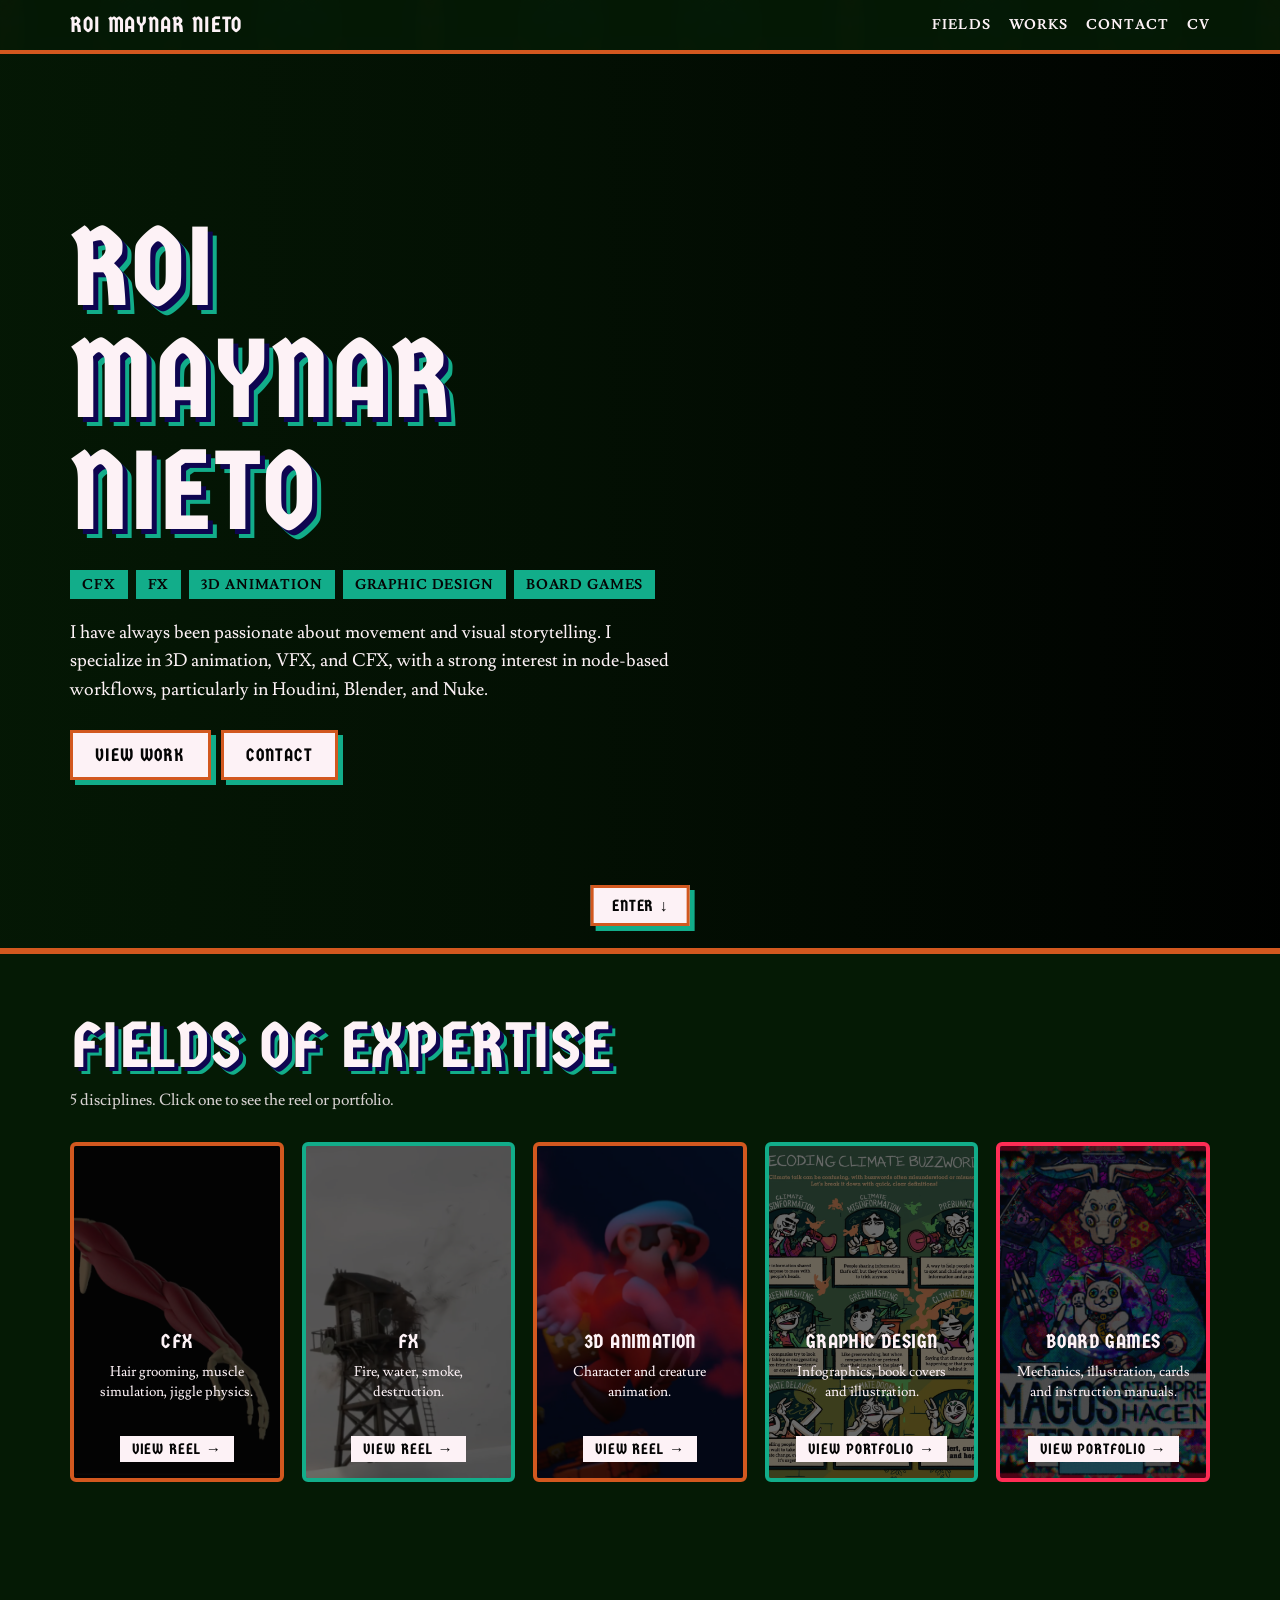
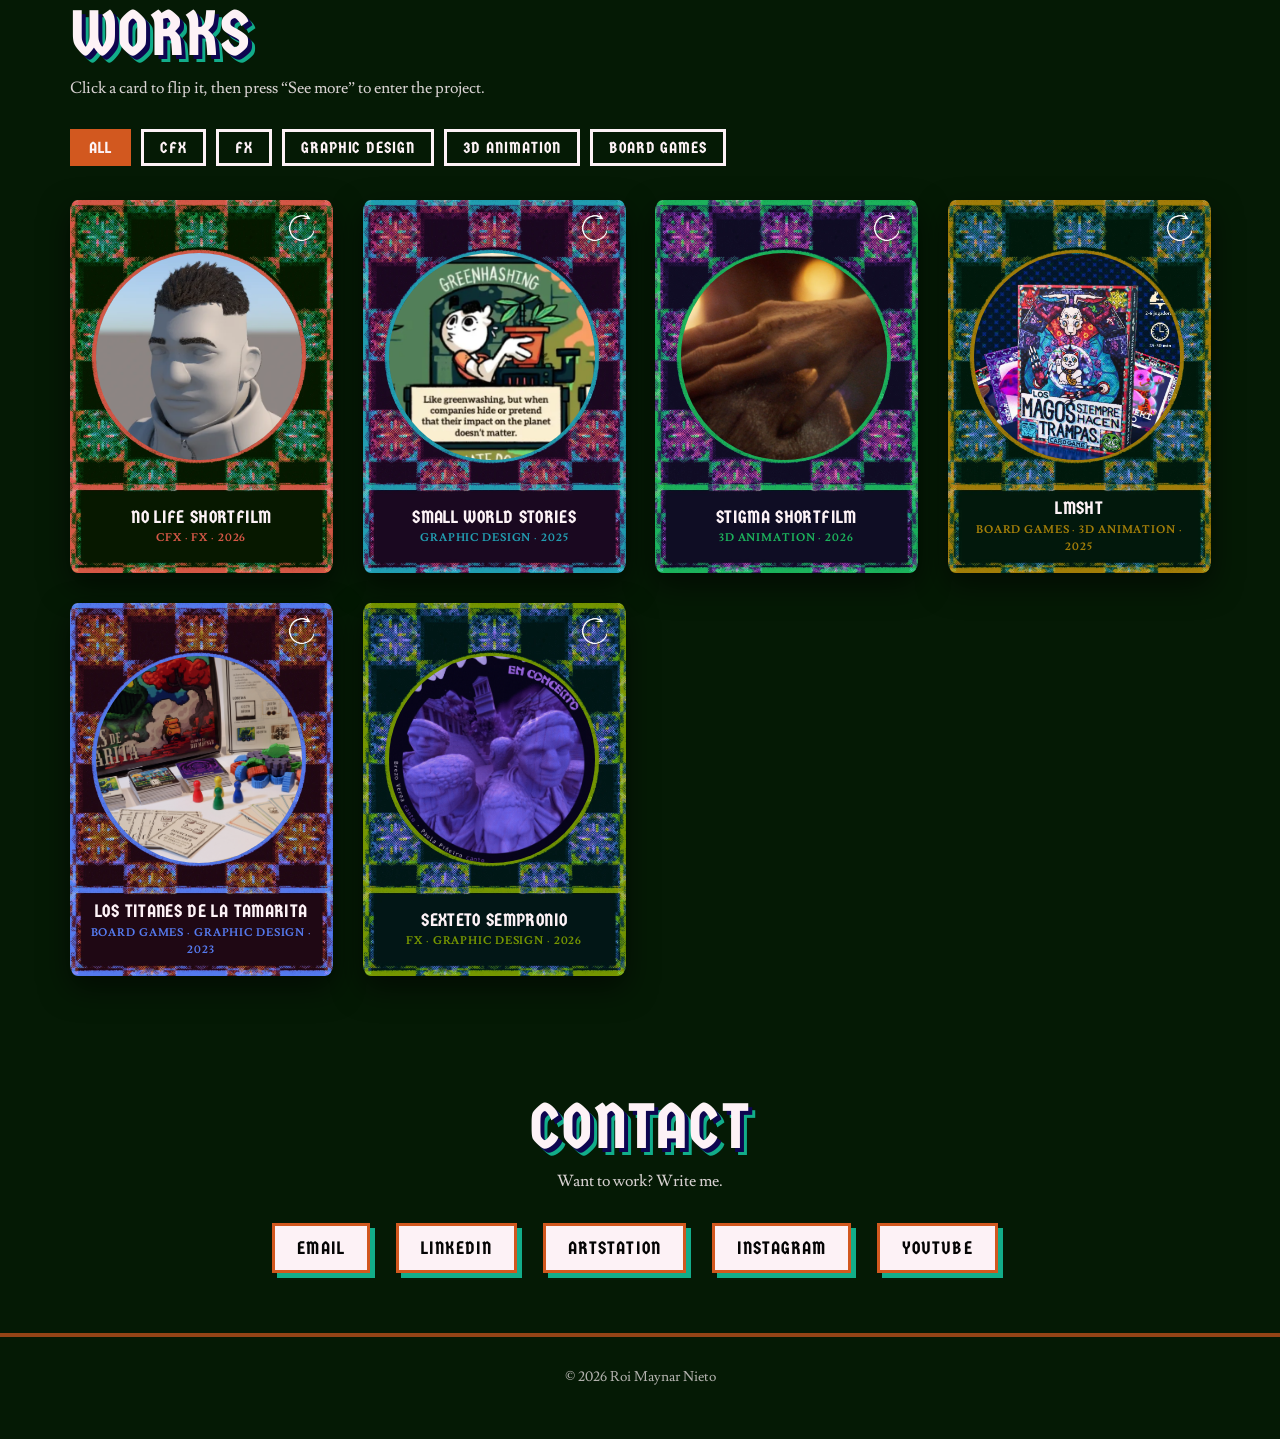
<file: index.html>
<!DOCTYPE html>
<html lang="en">
<head>
<meta charset="utf-8">
<meta name="viewport" content="width=device-width, initial-scale=1">
<title>Roi Maynar Nieto · CFX, FX, 3D animation</title>
<meta name="description" content="Portfolio of Roi Maynar Nieto: CFX, FX, 3D animation and graphic design.">
<link rel="preconnect" href="https://fonts.googleapis.com">
<link rel="preconnect" href="https://fonts.gstatic.com" crossorigin>
<link href="https://fonts.googleapis.com/css2?family=Germania+One&family=Lusitana:wght@400;700&display=swap" rel="stylesheet">
<link rel="stylesheet" href="style.css">
</head>
<body>

<nav><div class="wrap">
  <b><a href="#contacto">ROI MAYNAR NIETO</a></b>
  <ul>
    <li><a href="#especialidades">Fields</a></li>
    <li><a href="#trabajo">Works</a></li>
    <li><a href="#contacto">Contact</a></li>
    <li><a class="nav-cv" href="assets/CV_RoiMaynar.pdf" target="_blank" rel="noopener">CV</a></li>
  </ul>
</div></nav>

<section class="intro" aria-label="Introduction and video">
  <iframe src="https://player.vimeo.com/video/1241983054?autoplay=1&muted=1&loop=1&title=0&byline=0&portrait=0&background=1" allow="autoplay; fullscreen; picture-in-picture" allowfullscreen title="Demo reel"></iframe>
  <div class="intro-text"><div class="wrap"><div class="intro-box">
    <h1>Roi<br>Maynar<br>Nieto</h1>
    <ul class="roles"><li>CFX</li><li>FX</li><li>3D animation</li><li>Graphic design</li><li>Board Games</li></ul>
    <p>I have always been passionate about movement and visual storytelling. I specialize in 3D animation, VFX, and CFX, with a strong interest in node-based workflows, particularly in Houdini, Blender, and Nuke.</p>
    <a class="btn" href="#trabajo">View work</a><a class="btn" href="#contacto">Contact</a>
  </div></div></div>
  <a class="btn skip" href="#especialidades">Enter ↓</a>
</section>

<section id="especialidades"><div class="wrap">
  <h2 class="sec-title">Fields of Expertise</h2>
  <p class="sec-sub">5 disciplines. Click one to see the reel or portfolio.</p>
  <div class="skills">
    <a class="skill" data-k="cfx" target="_blank" rel="noopener"><div class="wiz w-cfx"></div><h3>CFX</h3><p>Hair grooming, muscle simulation, jiggle physics.</p><span class="go">View reel →</span></a>
    <a class="skill" data-k="fx" target="_blank" rel="noopener"><div class="wiz w-fx"></div><h3>FX</h3><p>Fire, water, smoke, destruction.</p><span class="go">View reel →</span></a>
    <a class="skill" data-k="3d" target="_blank" rel="noopener"><div class="wiz w-3d"></div><h3>3D Animation</h3><p>Character and creature animation.</p><span class="go">View reel →</span></a>
    <a class="skill" data-k="diseno" target="_blank" rel="noopener"><div class="wiz w-diseno"></div><h3>Graphic design</h3><p>Infographics, book covers and illustration.</p><span class="go">View portfolio →</span></a>
    <a class="skill" data-k="juegos" target="_blank" rel="noopener"><div class="wiz w-juegos"></div><h3>Board games</h3><p>Mechanics, illustration, cards and instruction manuals.</p><span class="go">View portfolio →</span></a>
  </div>
</div></section>

<section id="trabajo"><div class="wrap">
  <h2 class="sec-title">Works</h2>
  <p class="sec-sub">Click a card to flip it, then press “See more” to enter the project.</p>
  <div class="filters" id="filters" role="group" aria-label="Filter by category"></div>
  <div class="grid" id="grid"></div>
</div></section>

<section id="contacto"><div class="wrap contact">
  <h2 class="sec-title">Contact</h2>
  <p class="sec-sub" style="margin-inline:auto">Want to work? Write me.</p>
  <div class="links">
    <!-- EDITA AQUÍ: tus enlaces -->
    <a class="btn" href="mailto:roimaynar@gmail.com">Email</a>
    <a class="btn" href="https://www.linkedin.com/in/roi-maynar/">LinkedIn</a>
    <a class="btn" href="https://www.artstation.com/roimaynar">Artstation</a>
    <a class="btn" href="https://www.instagram.com/el_conceptista/">Instagram</a>
    <a class="btn" href="https://www.youtube.com/@el_conceptista">Youtube</a>
  </div>
</div></section>

<footer><div class="wrap">© <span id="yr"></span> Roi Maynar Nieto</div></footer>

<script src="projects.js"></script>
<script>
const cats=p=>[].concat(p.c), first=p=>cats(p)[0]; // c puede ser "cfx" o ["cfx","fx"]
const catNames=p=>cats(p).map(k=>CATS[k]).join(' · ');
// Marcos de las cartas (se reparten por orden) y su color de acento
const FRAMES=['assets/cartas/frente-1.webp','assets/cartas/frente-2.webp','assets/cartas/frente-3.webp','assets/cartas/frente-4.webp','assets/cartas/frente-5.webp','assets/cartas/frente-6.webp'];
const ACCENTS=['#d65846','#229eb2','#1cb35c','#a37e09','#557aef','#769600'];
const grid=document.getElementById('grid'),fl=document.getElementById('filters');
grid.innerHTML=P.map((p,i)=>{
  const art=p.img?`<div class="art" style="background-image:url('${esc(p.img)}')"></div>`
    :`<div class="art"><div class="plate"><div class="wiz w-${first(p)==='juegos'?'cfx':first(p)}"></div></div></div>`;
  return `<div class="card" data-c="${cats(p).join(' ')}" role="button" tabindex="0" aria-label="${esc(p.t)}: flip card">
    <div class="inner">
      <div class="face front" style="background-image:url('${esc(p.frame||FRAMES[i%FRAMES.length])}');--accent:${ACCENTS[i%ACCENTS.length]}">${art}<div class="hint"><img src="assets/giro.png" alt=""></div>
        <div class="label"><h3>${esc(p.t)}</h3><span class="c-${first(p)}">${catNames(p)} · ${p.y}</span></div></div>
      <div class="face back"${p.back?` style="background-image:url('${esc(p.back)}')"`:''}><div class="detail"><p>${esc(p.d)}</p><a href="proyecto.html?id=${encodeURIComponent(p.id)}">See more</a></div></div>
    </div></div>`;
}).join('');
grid.addEventListener('click',e=>{if(e.target.closest('a'))return;const c=e.target.closest('.card');if(c)c.classList.toggle('flip')});
grid.addEventListener('keydown',e=>{if((e.key==='Enter'||e.key===' ')&&e.target.classList.contains('card')){e.preventDefault();e.target.classList.toggle('flip')}});
const used=['todo',...new Set(P.flatMap(cats))];
fl.innerHTML=used.map(k=>`<button class="chip" data-k="${k}" aria-pressed="${k==='todo'}">${k==='todo'?'All':CATS[k]}</button>`).join('');
fl.addEventListener('click',e=>{
  const b=e.target.closest('.chip');if(!b)return;
  fl.querySelectorAll('.chip').forEach(x=>x.setAttribute('aria-pressed',x===b));
  grid.querySelectorAll('.card').forEach(c=>c.classList.toggle('hide',b.dataset.k!=='todo'&&!c.dataset.c.split(' ').includes(b.dataset.k)));
});
document.querySelectorAll('.skill[data-k]').forEach(a=>{a.href=LINKS[a.dataset.k]||'#'});
document.getElementById('yr').textContent=new Date().getFullYear();
</script>
</body>
</html>
</file>
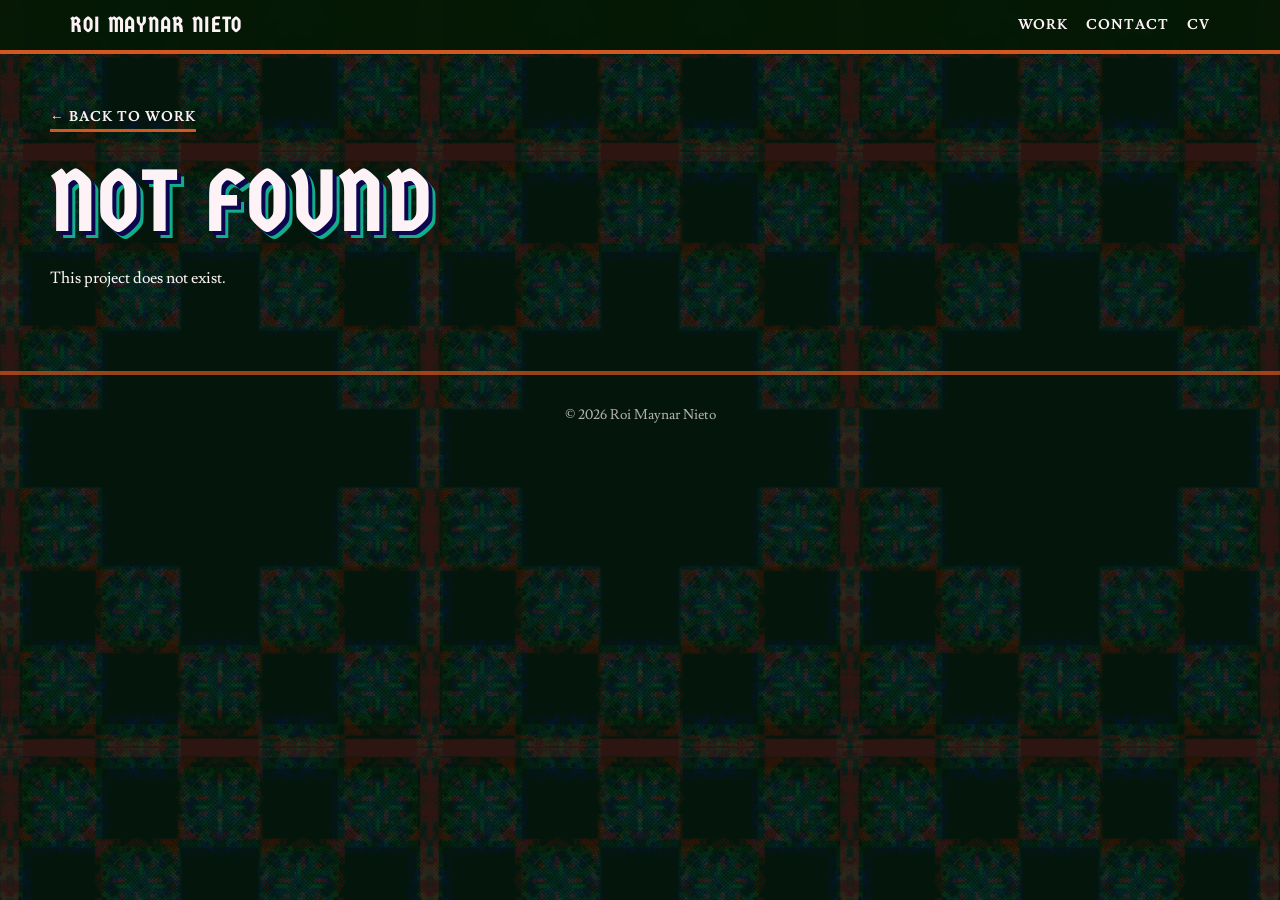
<file: proyecto.html>
<!DOCTYPE html>
<html lang="en">
<head>
<meta charset="utf-8">
<meta name="viewport" content="width=device-width, initial-scale=1">
<title>Project · Roi Maynar Nieto</title>
<link rel="preconnect" href="https://fonts.googleapis.com">
<link rel="preconnect" href="https://fonts.gstatic.com" crossorigin>
<link href="https://fonts.googleapis.com/css2?family=Germania+One&family=Lusitana:wght@400;700&display=swap" rel="stylesheet">
<link rel="stylesheet" href="style.css">
</head>
<body>

<nav><div class="wrap">
  <b><a href="index.html#contacto" style="text-decoration:none">ROI MAYNAR NIETO</a></b>
  <ul>
    <li><a href="index.html#trabajo">Work</a></li>
    <li><a href="index.html#contacto">Contact</a></li>
    <li><a class="nav-cv" href="assets/CV_RoiMaynar.pdf" target="_blank" rel="noopener">CV</a></li>
  </ul>
</div></nav>

<main class="wrap proj" id="proj"></main>

<footer><div class="wrap">© <span id="yr"></span> Roi Maynar Nieto</div></footer>

<script src="projects.js"></script>
<script>
const cats=p=>[].concat(p.c), first=p=>cats(p)[0]; // c puede ser "cfx" o ["cfx","fx"]
function videoSrc(p){ // acepta id o enlace completo de YouTube (campo youtube) o de Vimeo (campo vimeo)
  const yt=p.youtube&&String(p.youtube).match(/(?:v=|youtu\.be\/|embed\/|shorts\/|^)([\w-]{11})(?:[?&#\/]|$)/);
  if(yt)return 'https://www.youtube-nocookie.com/embed/'+yt[1];
  const vm=p.vimeo&&String(p.vimeo).match(/(\d{6,})/);
  if(vm)return 'https://player.vimeo.com/video/'+vm[1]+'?title=0&byline=0&portrait=0';
  return '';
}
const id=new URLSearchParams(location.search).get('id');
const i=P.findIndex(p=>p.id===id), p=P[i], root=document.getElementById('proj');
document.getElementById('yr').textContent=new Date().getFullYear();
if(!p){
  root.innerHTML='<a class="back-link" href="index.html#trabajo">← Back to work</a><h1>Not found</h1><p>This project does not exist.</p>';
}else{
  document.title=p.t+' · Roi Maynar Nieto';
  const prev=P[(i-1+P.length)%P.length], next=P[(i+1)%P.length];
  const gal=p.gallery&&p.gallery.length
    ? p.gallery.map(g=>`<figure><img src="${esc(g.src)}" alt="${esc(g.cap||p.t)}" loading="lazy">${g.cap?`<figcaption>${esc(g.cap)}</figcaption>`:''}</figure>`).join('')
    : [1,2].map(()=>`<figure><div class="ph"><div class="plate"><div class="wiz w-${first(p)==='juegos'?'cfx':first(p)}"></div></div></div><figcaption>Add your images here (gallery field in projects.js)</figcaption></figure>`).join('');
  root.innerHTML=`
    <a class="back-link" href="index.html#trabajo">← Back to work</a>
    <h1>${esc(p.t)}</h1>
    <ul class="meta">${cats(p).map(k=>`<li>${CATS[k]}</li>`).join('')}<li>${p.y}</li><li>${esc(p.tools)}</li></ul>
    <p class="lead">${esc(p.intro||p.d)}</p>
    ${videoSrc(p)?`<div class="proj-video"><iframe src="${esc(videoSrc(p))}" allow="fullscreen; picture-in-picture; encrypted-media" allowfullscreen title="${esc(p.t)}"></iframe></div>`:''}
    <div class="proj-text">${(p.text||[]).map(t=>`<p>${esc(t)}</p>`).join('')}</div>
    <div class="gallery">${gal}</div>
    <div class="pager">
      <a class="btn" href="proyecto.html?id=${encodeURIComponent(prev.id)}">← ${esc(prev.t)}</a>
      <a class="btn" href="proyecto.html?id=${encodeURIComponent(next.id)}">${esc(next.t)} →</a>
    </div>`;
}
</script>
</body>
</html>
</file>
<file: style.css>
:root{
  --bg:#051a05; --paper:#fdf2f6; --orange:#d2581f; --teal:#12ad8a; --navy:#0e0550; --ink:#050505; --red:#ff2d55;
  /* IMÁGENES: cambia aquí las rutas para sustituir cartas y fondo en toda la web */
  --img-frame:url(assets/proyectos/frame.png);   /* cara delantera de las cartas */
  --img-back:url(assets/proyectos/back.png);     /* reverso de las cartas */
  --img-wizards:url(assets/proyectos/wizards.png);
  --img-cover:url(assets/proyectos/cover.png);
  --img-bg:url(assets/proyectos/back.png);       /* fondo de toda la web */
  --bg-size:420px; --bg-opacity:.16;   /* tamaño del dibujo de fondo y su intensidad (0 a 1) */
  /* CÍRCULO de las cartas: posición y tamaño de la imagen redonda (en % de la carta) */
  --art-left:9.9%; --art-top:14.2%; --art-w:78.5%; --art-h:55.5%;
  --title:'Germania One','Georgia',serif; --body:'Lusitana','Georgia',serif;
}
*{box-sizing:border-box;margin:0}
html{scroll-behavior:smooth}
body{background:var(--bg);color:var(--paper);font:400 1rem/1.6 var(--body);min-height:100vh;position:relative}
body::before{content:"";position:fixed;inset:0;background:var(--img-bg) center/var(--bg-size);opacity:var(--bg-opacity);z-index:-1}
a{color:inherit}
.wrap{max-width:1180px;margin:0 auto;padding:0 20px}
h1,h2,h3{font-family:var(--title);font-weight:400;letter-spacing:.02em;text-transform:uppercase;line-height:1}

/* intro video */
.intro{position:relative;height:100vh;height:100svh;background:#000;border-bottom:6px solid var(--orange);overflow:hidden}
.intro iframe{position:absolute;top:50%;left:50%;width:100vw;height:56.25vw;min-height:100%;min-width:177.78vh;transform:translate(-50%,-50%);border:0}
.intro .skip{position:absolute;left:50%;bottom:22px;transform:translateX(-50%);z-index:2;margin:0;cursor:pointer;font-size:1rem;padding:8px 18px}
.intro .skip:hover{transform:translateX(-50%) translateY(-2px)}

/* nav */
nav{position:sticky;top:0;z-index:10;background:rgba(5,26,5,.92);border-bottom:4px solid var(--orange);backdrop-filter:blur(6px)}
nav .wrap{display:flex;gap:18px;align-items:center;justify-content:space-between;padding-top:12px;padding-bottom:12px;flex-wrap:wrap}
nav b{font:1.4rem var(--title);letter-spacing:.04em}
nav ul{display:flex;gap:18px;list-style:none;padding:0}
nav a{text-decoration:none;font-weight:600;text-transform:uppercase;font-size:.85rem;letter-spacing:.08em}
nav a:hover{color:var(--teal)}

/* hero */
.hero{display:grid;grid-template-columns:1.2fr .8fr;gap:40px;align-items:center;padding:70px 0 60px}
.kicker{display:inline-block;background:var(--orange);color:var(--paper);padding:4px 12px;font-weight:600;text-transform:uppercase;letter-spacing:.1em;font-size:.8rem;margin-bottom:18px}
.hero h1{font-size:clamp(3.2rem,9vw,7rem);text-shadow:5px 5px 0 var(--navy),9px 9px 0 var(--teal)}
.hero p{max-width:34em;margin:22px 0 28px;font-size:1.1rem}
.btn{display:inline-block;background:var(--paper);color:var(--ink);padding:12px 22px;font:1.1rem var(--title);letter-spacing:.06em;text-decoration:none;text-transform:uppercase;border:3px solid var(--orange);box-shadow:5px 5px 0 var(--teal);transition:transform .15s,box-shadow .15s;margin-right:10px}
.btn:hover{transform:translate(-2px,-2px);box-shadow:8px 8px 0 var(--teal)}
.cover{width:min(100%,380px);justify-self:center;aspect-ratio:1465/2079;background:var(--img-cover) center/100% 100%;border-radius:14px;transform:rotate(3deg);box-shadow:0 20px 50px rgba(0,0,0,.6);transition:transform .3s}
.cover:hover{transform:rotate(-1deg) scale(1.03)}

section{padding:60px 0}
.sec-title{font-size:clamp(2.2rem,6vw,4rem);margin-bottom:10px;display:block;color:var(--paper);text-shadow:4px 4px 0 var(--navy),7px 7px 0 var(--teal)}
.sec-sub{margin:10px 0 28px;max-width:40em;opacity:.85}

/* wizards */
.wiz{width:100%;aspect-ratio:874/827;background:var(--img-wizards) no-repeat;background-size:200% 300%}
.w-cfx{background-position:0 0}.w-fx{background-position:100% 0}.w-3d{background-position:0 50%}.w-diseno{background-position:100% 50%}
.skills{display:grid;grid-template-columns:repeat(auto-fit,minmax(200px,1fr));gap:18px}
.skill{background:var(--ink);color:var(--paper);padding:16px;text-align:center;border:4px solid var(--orange);border-radius:6px;transition:transform .2s}
.skill:nth-child(2){border-color:var(--navy)}.skill:nth-child(3){border-color:var(--teal)}.skill:nth-child(4){border-color:var(--ink)}
.skill:hover{transform:translateY(-6px) rotate(-1deg)}
.skill .wiz{width:60%;margin:0 auto 6px}
.skill h3{font-size:1.6rem}
.skill p{font-size:.9rem;line-height:1.4;margin-top:6px}

/* filters */
.filters{display:flex;flex-wrap:wrap;gap:10px;margin-bottom:34px}
.chip{background:transparent;color:var(--paper);border:3px solid var(--paper);padding:6px 16px;font:1rem var(--title);letter-spacing:.06em;text-transform:uppercase;cursor:pointer}
.chip:hover{border-color:var(--teal)}
.chip[aria-pressed=true]{background:var(--orange);border-color:var(--orange)}

/* cards */
.grid{display:grid;grid-template-columns:repeat(auto-fill,minmax(260px,1fr));gap:30px}
.card{aspect-ratio:1465/2079;perspective:1200px;cursor:pointer;container-type:inline-size;position:relative}
.card:focus-visible{outline:4px solid var(--teal);outline-offset:6px}
.card.hide{display:none}
.inner{position:absolute;inset:0;transition:transform .7s cubic-bezier(.2,.8,.2,1);transform-style:preserve-3d}
.card:hover .inner{transform:translateY(-8px) rotate(-1deg)}
.card.flip .inner{transform:rotateY(180deg)}
.card.flip:hover .inner{transform:rotateY(180deg) translateY(-8px)}
.face{position:absolute;inset:0;backface-visibility:hidden;-webkit-backface-visibility:hidden;background-size:100% 100%;border-radius:3%;box-shadow:0 12px 30px rgba(0,0,0,.55)}
.front{background-image:var(--img-frame)}
.back{background-image:var(--img-back);transform:rotateY(180deg)}
.art{position:absolute;left:var(--art-left);top:var(--art-top);width:var(--art-w);height:var(--art-h);border-radius:50%;overflow:hidden;display:grid;place-items:center;background:center/cover no-repeat}
.plate{width:92%;aspect-ratio:1;border-radius:50%;background:var(--paper);display:grid;place-items:center}
.plate .wiz{width:86%}
.label{position:absolute;left:4%;top:78.2%;width:92%;height:19.5%;color:var(--paper);padding:2.2cqw 3cqw;display:flex;flex-direction:column;justify-content:center;align-items:center;text-align:center;gap:1cqw}
.label h3{font-size:6.8cqw;line-height:1.05}
.label span{font-weight:600;font-size:4.2cqw;text-transform:uppercase;letter-spacing:.08em}
.label span{color:var(--accent,var(--orange))}
.hint{position:absolute;right:5%;top:3%;width:13cqw;height:13cqw;filter:drop-shadow(0 .6cqw 1cqw rgba(0,0,0,.7))}
.hint img{width:100%;height:100%;object-fit:contain;display:block}
.detail{position:absolute;left:23%;right:23%;top:31%;bottom:31%;display:flex;flex-direction:column;justify-content:center;gap:5cqw;text-align:center;font-size:5cqw;line-height:1.4}
.detail a{align-self:center;background:var(--paper);color:var(--ink);padding:2.2cqw 6cqw;font:7.5cqw var(--title);letter-spacing:.05em;text-decoration:none;text-transform:uppercase;border:.8cqw solid var(--orange);box-shadow:1.2cqw 1.2cqw 0 var(--teal)}

.tags{display:flex;flex-wrap:wrap;gap:8px;margin:14px 0 22px}
.tags li{list-style:none;background:var(--teal);color:var(--ink);padding:3px 12px;font-weight:600;font-size:.85rem;text-transform:uppercase}

/* contacto */
.contact{text-align:center}
.contact .links{display:flex;gap:16px;justify-content:center;flex-wrap:wrap;margin-top:26px}
footer{padding:30px 0 50px;text-align:center;opacity:.7;font-size:.85rem;border-top:4px solid var(--orange)}

@media(max-width:800px){
  .hero{grid-template-columns:1fr}
  .cover{max-width:300px}
  nav ul{gap:12px}
}
@media(prefers-reduced-motion:reduce){*{transition:none!important;scroll-behavior:auto!important}}

/* hero */
.hero .roles{display:flex;flex-wrap:wrap;gap:8px;list-style:none;padding:0;margin:0 0 6px}
.hero .roles li{background:var(--teal);color:var(--ink);padding:3px 12px;font-weight:600;font-size:.9rem;text-transform:uppercase;letter-spacing:.06em}

/* detalle de proyecto */
.proj{padding:50px 0 80px}
.back-link{display:inline-block;margin-bottom:26px;font-weight:600;text-transform:uppercase;letter-spacing:.08em;font-size:.85rem;text-decoration:none;border-bottom:3px solid var(--orange)}
.back-link:hover{color:var(--teal)}
.proj h1{font-size:clamp(2.6rem,8vw,5.5rem);text-shadow:4px 4px 0 var(--navy),7px 7px 0 var(--teal);margin-bottom:20px}
.meta{display:flex;flex-wrap:wrap;gap:8px;margin-bottom:30px;list-style:none;padding:0}
.meta li{background:var(--paper);color:var(--ink);padding:3px 12px;font-weight:600;font-size:.85rem;text-transform:uppercase;border-left:6px solid var(--orange)}
.lead{font-size:1.25rem;max-width:34em;margin-bottom:26px}
.proj-text p{max-width:44em;margin-bottom:16px}
.proj-video{aspect-ratio:16/9;margin:34px 0;border:4px solid var(--orange);box-shadow:8px 8px 0 var(--teal);background:#000}
.proj-video iframe{width:100%;height:100%;border:0;display:block}
.gallery{display:grid;grid-template-columns:repeat(auto-fit,minmax(300px,1fr));gap:26px;margin:34px 0}
.gallery figure{background:var(--paper);color:var(--ink);padding:10px;border:4px solid var(--orange);box-shadow:6px 6px 0 var(--navy)}
.gallery img{width:100%;display:block}
.gallery figcaption{padding:8px 4px 2px;font-size:.9rem}
.ph{aspect-ratio:4/3;display:grid;place-items:center;background:var(--bg)}
.ph .plate{width:38%}
.pager{display:flex;justify-content:space-between;gap:16px;flex-wrap:wrap;margin-top:50px}
.pager .btn{margin:0}


/* presentación sobre el vídeo */
.intro-text{position:absolute;inset:0;z-index:1;display:flex;align-items:center;pointer-events:none;background:linear-gradient(90deg,rgba(5,26,5,.9) 0%,rgba(5,26,5,.6) 45%,rgba(5,26,5,.05) 100%)}
.intro-text .wrap{width:100%}
.intro-box{max-width:600px}
.intro-box h1{font-size:clamp(3.2rem,9vw,7rem);text-shadow:5px 5px 0 var(--navy),9px 9px 0 var(--teal)}
.intro-box .roles{display:flex;flex-wrap:wrap;gap:8px;list-style:none;padding:0;margin:22px 0 0}
.intro-box .roles li{background:var(--teal);color:var(--ink);padding:3px 12px;font-weight:600;font-size:.9rem;text-transform:uppercase;letter-spacing:.06em}
.intro-box p{margin:20px 0 26px;font-size:1.1rem}
.intro-text .btn{pointer-events:auto;margin-bottom:10px}
@media(max-width:800px){.intro-text{background:linear-gradient(180deg,rgba(5,26,5,.85),rgba(5,26,5,.6))}}

/* nombre del menú */
nav b a{font:inherit;letter-spacing:inherit;text-transform:none;text-decoration:none}
nav b a:hover{color:var(--orange)}

/* especialidades como enlaces */
.skill{display:block;text-decoration:none}
.skill:nth-child(5){border-color:var(--red)}
.skill .go{display:inline-block;margin-top:12px;background:var(--ink);color:var(--paper);padding:4px 12px;font:.95rem var(--title);letter-spacing:.06em;text-transform:uppercase}
.skill:hover .go{background:var(--orange)}
.wiz.w-juegos{background:var(--img-cover) center/100% 100% no-repeat;aspect-ratio:1465/2079}
.skill .wiz.w-juegos{width:34%}


/* especialidades: imagen a toda la pestaña, con opacidad baja, y contenido alineado */
.skill{position:relative;display:flex;flex-direction:column;justify-content:flex-end;min-height:340px;overflow:hidden}
.skill .wiz{position:absolute;top:0;left:50%;height:100%;width:auto;aspect-ratio:874/827;margin:0;opacity:.4;pointer-events:none;transform:translateX(-61%)}
.skill .wiz.w-fx,.skill .wiz.w-diseno{transform:translateX(-40%)}
.skill .wiz.w-juegos{left:0;width:100%;height:100%;aspect-ratio:auto;opacity:.3;transform:none;background:var(--img-cover) center/cover no-repeat}
.skill>*:not(.wiz){position:relative;z-index:1}
.skill h3{min-height:1.1em}
.skill p{min-height:4.3em;margin-top:8px}
.skill .go{align-self:center}

/* ajustes para Germania One (más ancha que Anton) */
.skill h3{font-size:1.25rem}

/* pestañas de especialidades sobre negro */
.skill:nth-child(2){border-color:var(--teal)}.skill:nth-child(3){border-color:var(--orange)}.skill:nth-child(4){border-color:var(--teal)}
.skill .wiz.w-cfx,.skill .wiz.w-fx{filter:invert(1)}
.skill .go{background:var(--paper);color:var(--ink)}
.skill:hover .go{background:var(--orange);color:var(--paper)}

/* IMÁGENES de fondo de cada pestaña de Fields (Board games se queda como está).
   Cambia aquí la ruta de cualquiera para sustituirla. */
:root{
  --img-field-cfx:url(assets/proyectos/Cfx_fields.webp);
  --img-field-fx:url(assets/proyectos/Fx_fields.webp);
  --img-field-3d:url(assets/proyectos/Anim_fields.webp);
  --img-field-diseno:url(assets/proyectos/Diseno_fields.webp);
}
.skill .wiz.w-cfx,.skill .wiz.w-fx,.skill .wiz.w-3d,.skill .wiz.w-diseno{
  left:0;width:100%;height:100%;aspect-ratio:auto;transform:none;filter:none;
  background-size:cover;background-position:center;background-repeat:no-repeat}
.skill .wiz.w-cfx{background-image:var(--img-field-cfx)}
.skill .wiz.w-fx{background-image:var(--img-field-fx)}
.skill .wiz.w-3d{background-image:var(--img-field-3d)}
.skill .wiz.w-diseno{background-image:var(--img-field-diseno)}
</file>
